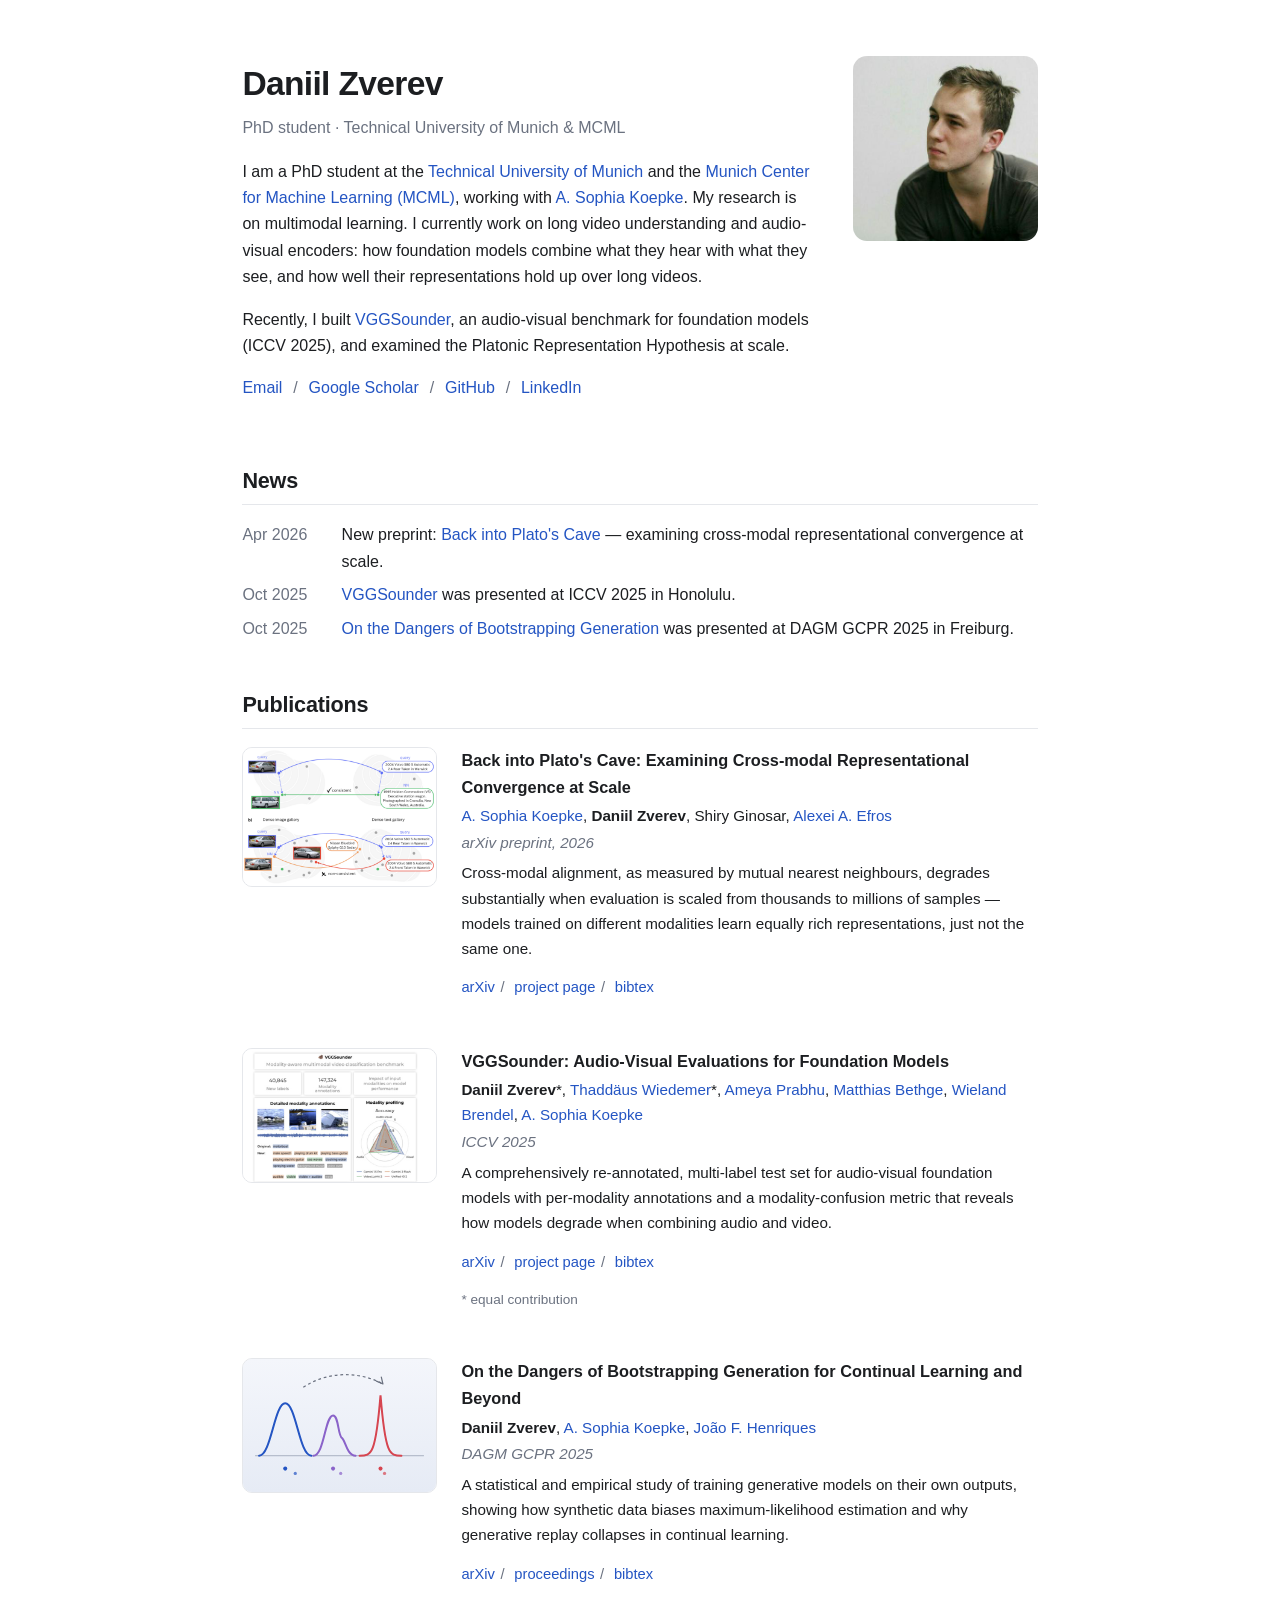
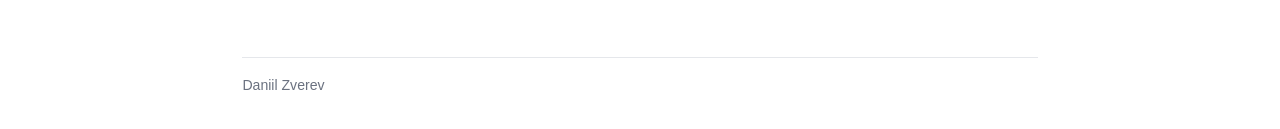
<file: index.html>
<!DOCTYPE html>
<html lang="en">
<head>
  <meta charset="utf-8">
  <meta name="viewport" content="width=device-width, initial-scale=1">
  <title>Daniil Zverev</title>
  <meta name="description"
        content="Daniil Zverev — PhD student at the Technical University of Munich (MCML) working on long video understanding and audio-visual encoders.">
  <meta property="og:title" content="Daniil Zverev">
  <meta property="og:description"
        content="PhD student at the Technical University of Munich (MCML) working on long video understanding and audio-visual encoders.">
  <meta property="og:image" content="https://bizilizi.github.io/images/profile.jpg">
  <link rel="icon" type="image/svg+xml" href="./images/favicon.svg">

  <!-- Google tag (gtag.js) -->
  <script async src="https://www.googletagmanager.com/gtag/js?id=G-KJN6CJY9SH"></script>
  <script>
    window.dataLayer = window.dataLayer || [];
    function gtag(){dataLayer.push(arguments);}
    gtag('js', new Date());
    gtag('config', 'G-KJN6CJY9SH');
  </script>

  <style>
    :root {
      --bg: #ffffff;
      --text: #1c1e21;
      --muted: #6b7280;
      --accent: #2455c3;
      --accent-hover: #163c93;
      --rule: #e5e7eb;
      --card-bg: #f8f9fb;
      color-scheme: light dark;
    }
    @media (prefers-color-scheme: dark) {
      :root {
        --bg: #14161a;
        --text: #e6e8eb;
        --muted: #9aa1ab;
        --accent: #7aa2ff;
        --accent-hover: #a5bfff;
        --rule: #2a2e35;
        --card-bg: #1c1f25;
      }
    }
    * { box-sizing: border-box; }
    body {
      margin: 0;
      background: var(--bg);
      color: var(--text);
      font-family: -apple-system, BlinkMacSystemFont, "Segoe UI", Roboto, Helvetica, Arial, sans-serif;
      font-size: 16px;
      line-height: 1.65;
    }
    a { color: var(--accent); text-decoration: none; }
    a:hover { color: var(--accent-hover); text-decoration: underline; }
    .container { max-width: 840px; margin: 0 auto; padding: 3.5rem 1.4rem 2rem; }

    /* Intro */
    .intro { display: flex; gap: 2.2rem; align-items: flex-start; }
    .intro-text { flex: 1; min-width: 0; }
    h1 { font-size: 2.1rem; margin: 0 0 0.2rem; letter-spacing: -0.02em; }
    .role { color: var(--muted); margin: 0 0 1.1rem; }
    .portrait {
      width: 185px; max-width: 40vw;
      border-radius: 14px;
      flex-shrink: 0;
    }
    .contact-links { margin-top: 1rem; }
    .contact-links a { margin-right: 0.4rem; }
    .contact-links span.sep { color: var(--muted); margin-right: 0.4rem; }

    h2 {
      font-size: 1.35rem;
      margin: 2.8rem 0 1.1rem;
      padding-bottom: 0.35rem;
      border-bottom: 1px solid var(--rule);
      letter-spacing: -0.01em;
    }

    /* News */
    .news { display: grid; grid-template-columns: 6.2rem 1fr; row-gap: 0.45rem; }
    .news dt { color: var(--muted); font-variant-numeric: tabular-nums; }
    .news dd { margin: 0; }

    /* Publications */
    .pub { display: flex; gap: 1.5rem; margin-bottom: 2.1rem; align-items: flex-start; }
    .pub-thumb {
      width: 195px; max-width: 34vw;
      height: auto;
      border-radius: 10px;
      border: 1px solid var(--rule);
      flex-shrink: 0;
      background: var(--card-bg);
    }
    .pub-body { flex: 1; min-width: 0; }
    .pub-title { font-weight: 600; font-size: 1.02rem; margin: 0 0 0.15rem; }
    .pub-authors { margin: 0 0 0.1rem; font-size: 0.95rem; }
    .pub-authors .me { font-weight: 600; }
    .pub-venue { margin: 0 0 0.35rem; color: var(--muted); font-size: 0.95rem; font-style: italic; }
    .pub-desc { margin: 0 0 0.45rem; font-size: 0.95rem; }
    .pub-links { font-size: 0.92rem; }
    .pub-links .sep { color: var(--muted); margin: 0 0.35rem; }
    .pub-note { color: var(--muted); font-size: 0.85rem; }
    .bibtex-toggle {
      background: none; border: none; padding: 0; font: inherit;
      color: var(--accent); cursor: pointer;
    }
    .bibtex-toggle:hover { color: var(--accent-hover); text-decoration: underline; }
    pre.bibtex {
      background: var(--card-bg);
      border: 1px solid var(--rule);
      border-radius: 8px;
      padding: 0.8rem 1rem;
      margin: 0.6rem 0 0;
      font-size: 0.8rem;
      line-height: 1.5;
      overflow-x: auto;
    }

    footer {
      margin-top: 3.5rem;
      padding-top: 1rem;
      border-top: 1px solid var(--rule);
      color: var(--muted);
      font-size: 0.88rem;
    }

    @media (max-width: 640px) {
      .container { padding-top: 2.2rem; }
      .intro { flex-direction: column-reverse; align-items: center; text-align: left; }
      .portrait { width: 160px; max-width: 60vw; }
      .pub { flex-direction: column; gap: 0.8rem; }
      .pub-thumb { width: 100%; max-width: 320px; }
      .news { grid-template-columns: 5.6rem 1fr; }
    }
  </style>
</head>
<body>
<div class="container">

  <header class="intro">
    <div class="intro-text">
      <h1>Daniil Zverev</h1>
      <p class="role">PhD student · Technical University of Munich &amp; MCML</p>
      <p>
        I am a PhD student at the <a href="https://www.tum.de/en/">Technical University of Munich</a>
        and the <a href="https://mcml.ai/">Munich Center for Machine Learning (MCML)</a>,
        working with <a href="https://akoepke.github.io/">A.&nbsp;Sophia Koepke</a>.
        My research is on multimodal learning. I currently work on long video understanding
        and audio-visual encoders: how foundation models combine what they hear with
        what they see, and how well their representations hold up over long videos.
      </p>
      <p>
        Recently, I built <a href="./vggsounder/">VGGSounder</a>, an audio-visual benchmark for
        foundation models (ICCV 2025), and examined the Platonic Representation Hypothesis at scale.
      </p>
      <p class="contact-links">
        <a href="mailto:zverev@in.tum.de">Email</a> <span class="sep">/</span>
        <a href="https://scholar.google.com/citations?user=-4l5Il4AAAAJ&amp;hl=en">Google Scholar</a> <span class="sep">/</span>
        <a href="https://github.com/Bizilizi">GitHub</a> <span class="sep">/</span>
        <a href="https://www.linkedin.com/in/daniil-zverev-b3032716b/">LinkedIn</a>
      </p>
    </div>
    <img class="portrait" src="./images/profile.jpg" alt="Portrait of Daniil Zverev">
  </header>

  <section>
    <h2>News</h2>
    <dl class="news">
      <dt>Apr 2026</dt>
      <dd>New preprint: <a href="https://arxiv.org/abs/2604.18572">Back into Plato's Cave</a> —
          examining cross-modal representational convergence at scale.</dd>
      <dt>Oct 2025</dt>
      <dd><a href="./vggsounder/">VGGSounder</a> was presented at ICCV 2025 in Honolulu.</dd>
      <dt>Oct 2025</dt>
      <dd><a href="https://arxiv.org/abs/2512.11867">On the Dangers of Bootstrapping Generation</a>
          was presented at DAGM GCPR 2025 in Freiburg.</dd>
    </dl>
  </section>

  <section>
    <h2>Publications</h2>

    <div class="pub">
      <img class="pub-thumb" src="./images/plato-cave.png" alt="Abstract illustration of Plato's cave">
      <div class="pub-body">
        <p class="pub-title">Back into Plato's Cave: Examining Cross-modal Representational Convergence at Scale</p>
        <p class="pub-authors">
          <a href="https://akoepke.github.io/">A. Sophia Koepke</a>,
          <span class="me">Daniil Zverev</span>,
          Shiry Ginosar,
          <a href="https://people.eecs.berkeley.edu/~efros/">Alexei A. Efros</a>
        </p>
        <p class="pub-venue">arXiv preprint, 2026</p>
        <p class="pub-desc">
          Cross-modal alignment, as measured by mutual nearest neighbours, degrades substantially
          when evaluation is scaled from thousands to millions of samples — models trained on
          different modalities learn equally rich representations, just not the same one.
        </p>
        <p class="pub-links">
          <a href="https://arxiv.org/abs/2604.18572">arXiv</a><span class="sep">/</span>
          <a href="https://akoepke.github.io/cave_umwelten/">project page</a><span class="sep">/</span>
          <button class="bibtex-toggle" data-target="bib-plato">bibtex</button>
        </p>
        <pre class="bibtex" id="bib-plato" hidden>@article{koepke2026plato,
  title   = {Back into Plato's Cave: Examining Cross-modal
             Representational Convergence at Scale},
  author  = {Koepke, A. Sophia and Zverev, Daniil and
             Ginosar, Shiry and Efros, Alexei A.},
  journal = {arXiv preprint arXiv:2604.18572},
  year    = {2026}
}</pre>
      </div>
    </div>

    <div class="pub">
      <img class="pub-thumb" src="./images/vggsounder.jpg" alt="VGGSounder dataset preview">
      <div class="pub-body">
        <p class="pub-title">VGGSounder: Audio-Visual Evaluations for Foundation Models</p>
        <p class="pub-authors">
          <span class="me">Daniil Zverev</span>*,
          <a href="https://scholar.google.com/citations?user=aeCiRSYAAAAJ&amp;hl=en">Thaddäus Wiedemer</a>*,
          <a href="https://drimpossible.github.io/">Ameya Prabhu</a>,
          <a href="https://bethgelab.org/">Matthias Bethge</a>,
          <a href="https://is.mpg.de/robustml/person/wbrendel">Wieland Brendel</a>,
          <a href="https://akoepke.github.io/">A. Sophia Koepke</a>
        </p>
        <p class="pub-venue">ICCV 2025</p>
        <p class="pub-desc">
          A comprehensively re-annotated, multi-label test set for audio-visual foundation models
          with per-modality annotations and a modality-confusion metric that reveals how models
          degrade when combining audio and video.
        </p>
        <p class="pub-links">
          <a href="https://arxiv.org/abs/2508.08237">arXiv</a><span class="sep">/</span>
          <a href="./vggsounder/">project page</a><span class="sep">/</span>
          <button class="bibtex-toggle" data-target="bib-vggsounder">bibtex</button>
        </p>
        <p class="pub-note">* equal contribution</p>
        <pre class="bibtex" id="bib-vggsounder" hidden>@inproceedings{zverev2025vggsounder,
  title     = {VGGSounder: Audio-Visual Evaluations for Foundation Models},
  author    = {Zverev, Daniil and Wiedemer, Thadd{\"a}us and Prabhu, Ameya and
               Bethge, Matthias and Brendel, Wieland and Koepke, A. Sophia},
  booktitle = {Proceedings of the IEEE/CVF International Conference
               on Computer Vision (ICCV)},
  year      = {2025}
}</pre>
      </div>
    </div>

    <div class="pub">
      <img class="pub-thumb" src="./images/bootstrapping.svg" alt="Illustration of a distribution collapsing over generations">
      <div class="pub-body">
        <p class="pub-title">On the Dangers of Bootstrapping Generation for Continual Learning and Beyond</p>
        <p class="pub-authors">
          <span class="me">Daniil Zverev</span>,
          <a href="https://akoepke.github.io/">A. Sophia Koepke</a>,
          <a href="https://www.robots.ox.ac.uk/~joao/">João F. Henriques</a>
        </p>
        <p class="pub-venue">DAGM GCPR 2025</p>
        <p class="pub-desc">
          A statistical and empirical study of training generative models on their own outputs,
          showing how synthetic data biases maximum-likelihood estimation and why generative
          replay collapses in continual learning.
        </p>
        <p class="pub-links">
          <a href="https://arxiv.org/abs/2512.11867">arXiv</a><span class="sep">/</span>
          <a href="https://link.springer.com/chapter/10.1007/978-3-032-12840-9_16">proceedings</a><span class="sep">/</span>
          <button class="bibtex-toggle" data-target="bib-bootstrap">bibtex</button>
        </p>
        <pre class="bibtex" id="bib-bootstrap" hidden>@inproceedings{zverev2025bootstrapping,
  title     = {On the Dangers of Bootstrapping Generation for
               Continual Learning and Beyond},
  author    = {Zverev, Daniil and Koepke, A. Sophia and Henriques, Jo{\~a}o F.},
  booktitle = {DAGM German Conference on Pattern Recognition (GCPR)},
  year      = {2025}
}</pre>
      </div>
    </div>

  </section>

  <footer>
    Daniil Zverev
  </footer>

</div>

<script>
  document.querySelectorAll('.bibtex-toggle').forEach(function (btn) {
    btn.addEventListener('click', function () {
      var pre = document.getElementById(btn.dataset.target);
      pre.hidden = !pre.hidden;
    });
  });
</script>
</body>
</html>
</file>
